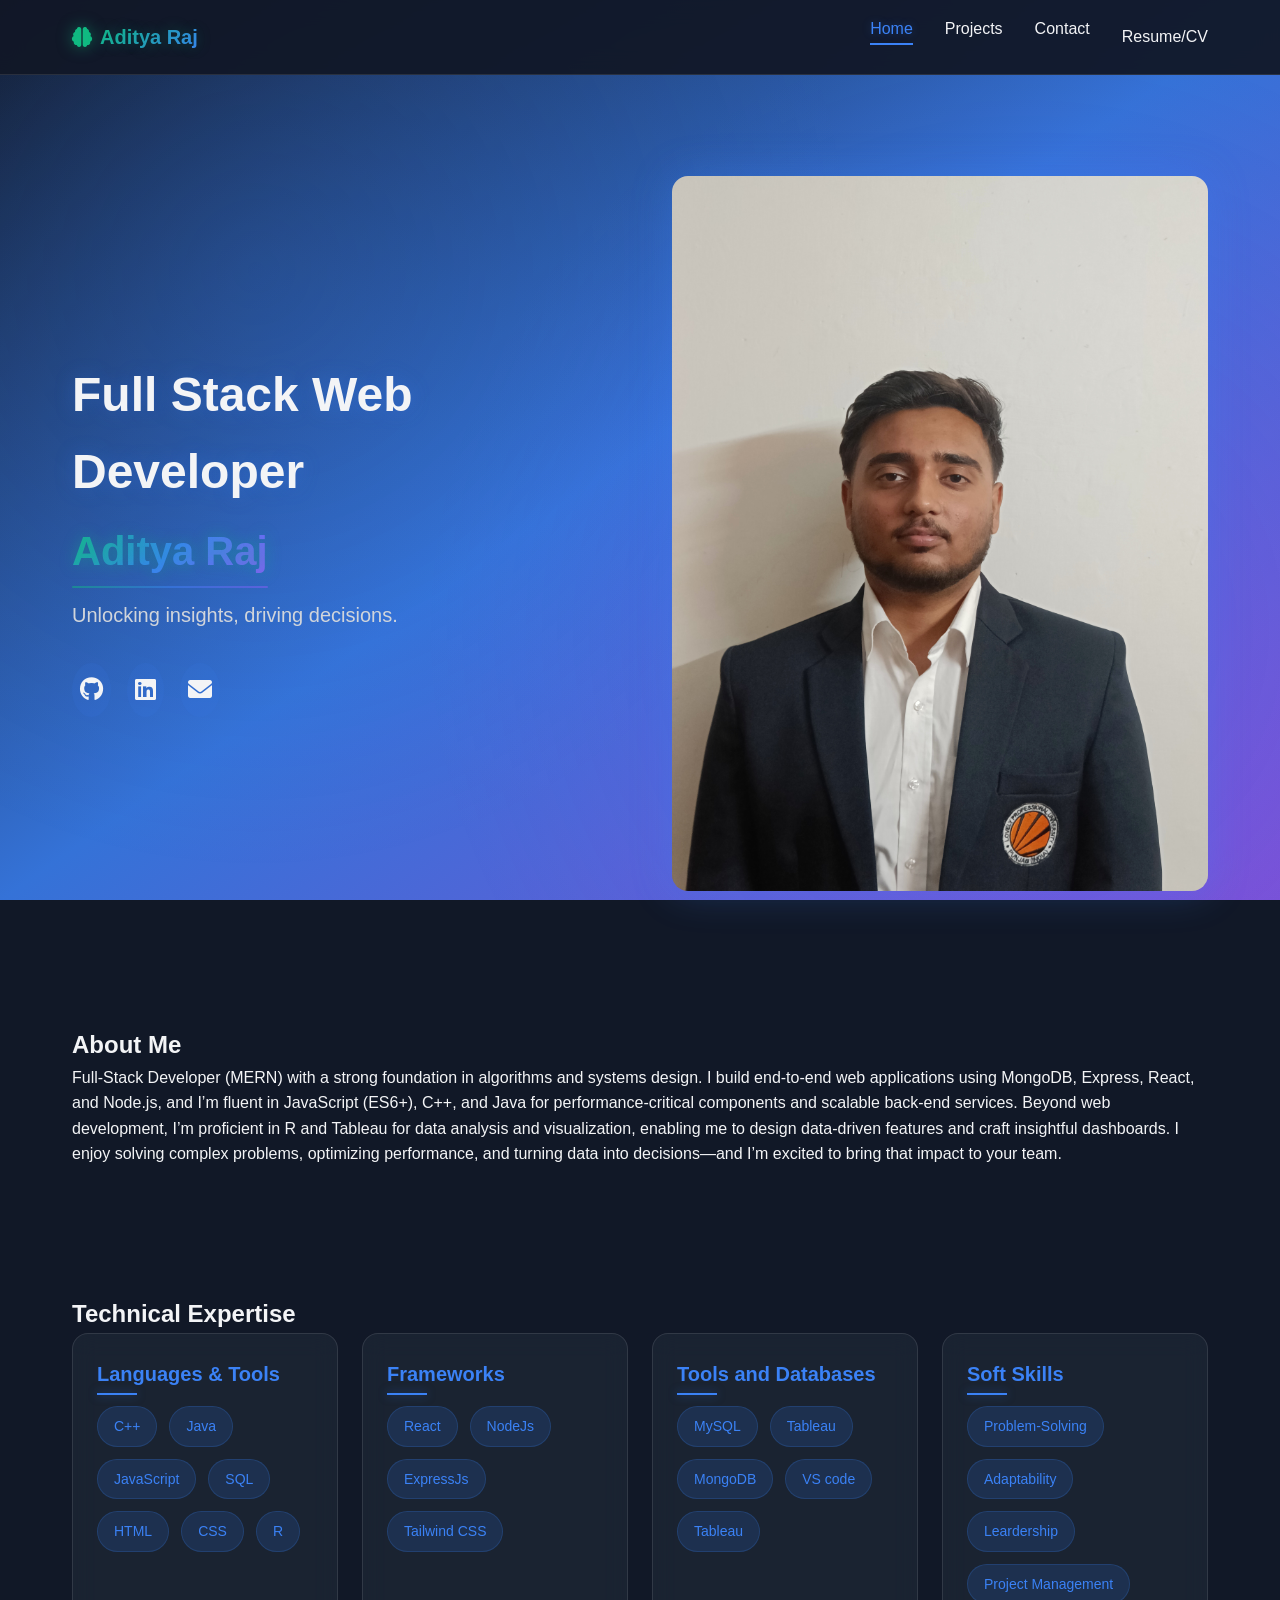
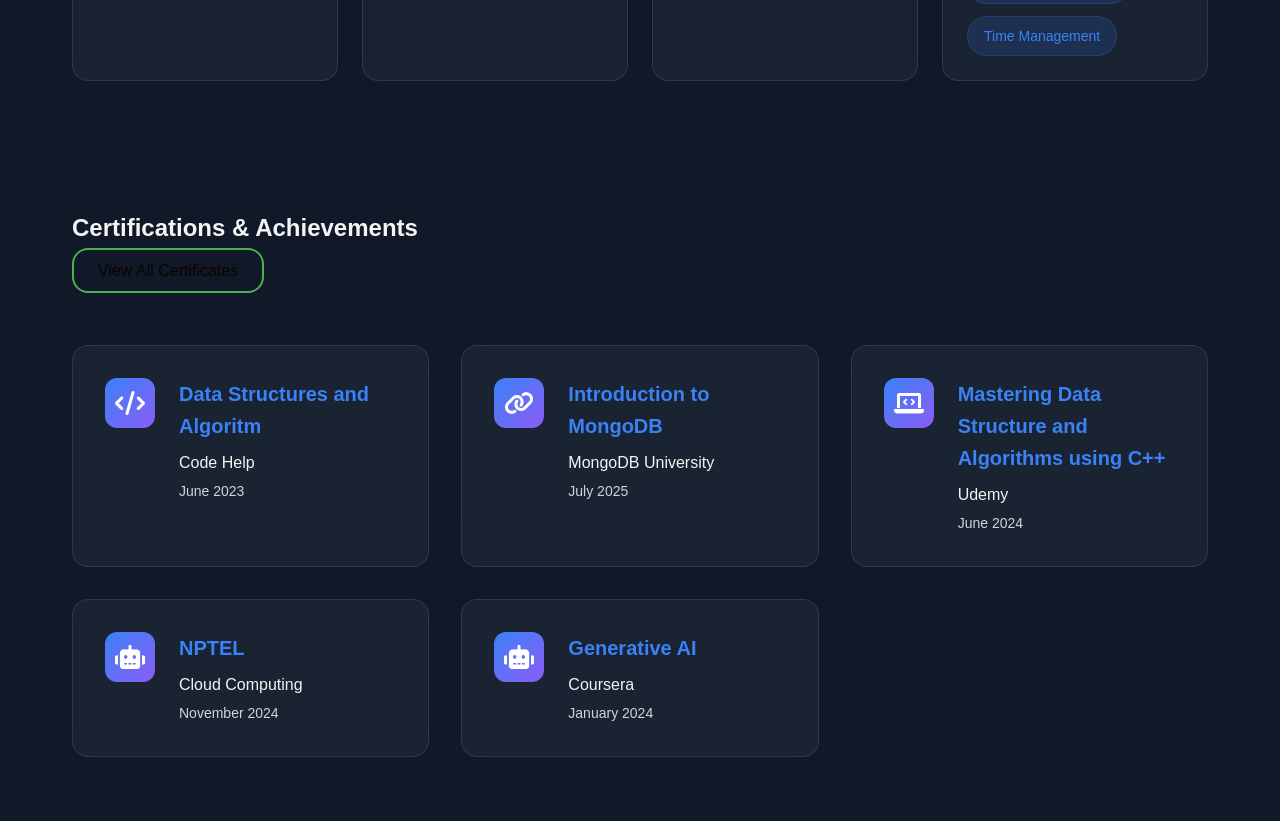
<file: index.html>
<!DOCTYPE html>
<html lang="en">
<head>
    <meta charset="UTF-8">
    <meta name="viewport" content="width=device-width, initial-scale=1.0">
    <title>Aditya Raj - Data science</title>
    <link rel="stylesheet" href="styles.css">
    <link rel="stylesheet" href="https://cdnjs.cloudflare.com/ajax/libs/font-awesome/6.0.0/css/all.min.css">
</head>
<body>
    <nav>
        <div class="nav-content">
            <div class="logo">
                <i class="fas fa-brain"></i>
                <span>Aditya Raj</span>
            </div>
            <ul class="nav-links">
                <li><a href="index.html" class="active">Home</a></li>
                <li><a href="projects.html">Projects</a></li>
                <li><a href="contact.html">Contact</a></li>
        <a href="https://drive.google.com/file/d/1z8NXiPOzdS3sqsSPrvLT3iZhAMOAL7qv/view?usp=sharing" target="_blank" class="resume-link">Resume/CV</a>

            </ul>
            <div class="menu-btn">
                <i class="fas fa-bars"></i>
            </div>
        </div>
    </nav>

    <main>
        <section class="hero">
            <div class="hero-content">
                <div class="hero-text">
                    <h1>Full Stack Web Developer</h1>
                    <h2>Aditya Raj</h2>
                    <p>Unlocking insights, driving decisions.</p>
                    <div class="social-links">
                        <a href="https://github.com/imrazzaditya" target="_blank"><i class="fab fa-github"></i></a>
                        <a href="https://www.linkedin.com/in/aditya-raj-aa0b45246/" target="_blank"><i class="fab fa-linkedin"></i></a>
                        <a href="mailto:imrazzaditya@gmail.com"><i class="fas fa-envelope"></i></a>
                    </div>
                </div>
                <div class="hero-image">
                    <img src="IMG20250425012452.jpg" alt="AI Visualization">
                </div>
            </div>
        </section>
                <section class="about">
            <h2>About Me</h2>
            <div class="about-content">
                <p>
                   Full-Stack Developer (MERN) with a strong foundation in algorithms and systems design. I build end-to-end web applications using MongoDB, Express, React, and Node.js, and I’m fluent in JavaScript (ES6+), C++, and Java for performance-critical components and scalable back-end services. Beyond web development, I’m proficient in R and Tableau for data analysis and visualization, enabling me to design data-driven features and craft insightful dashboards. I enjoy solving complex problems, optimizing performance, and turning data into decisions—and I’m excited to bring that impact to your team. 
                    </p>

            </div>
        </section>

        <section class="skills">
            <h2>Technical Expertise</h2>
            <div class="skills-grid">
                <div class="skill-card">
                    <h3>Languages & Tools</h3>
                    <div class="tags">
                        <span>C++</span>
                        <span>Java</span>
                        <span>JavaScript</span>
                        <span>SQL</span>
                        <span>HTML</span>
                        <span>CSS</span>
                        <span>R</span>
                    </div>
                </div>
                <div class="skill-card">
                    <h3>Frameworks</h3>
                    <div class="tags">
                        <span>React</span>
                        <span>NodeJs</span>
                        <span>ExpressJs</span>
                        <span>Tailwind CSS</span>
                        
                       
                    </div>
                </div>
                <div class="skill-card">
                    <h3>Tools and Databases</h3>
                    <div class="tags">
                        <span>MySQL</span>
                        <span>Tableau</span>
                        <span>MongoDB</span>
                    
                        <span>VS code</span>
                        <span>Tableau</span>
                        
                    </div>
                </div>
                <div class="skill-card">
                    <h3>Soft Skills</h3>
                    <div class="tags">
                        <span>Problem-Solving</span>
                        <span>Adaptability</span>
                        <span>Leardership</span>
                        <span>Project Management</span>
                        <span>Time Management</span>
                    </div>
                </div>
            </div>
        </section>

        <section class="certifications">
            <h2>Certifications & Achievements</h2>
            <a href="https://drive.google.com/file/d/1NW5KwfvC-l2WzKctHeRAgudMfzfa0ZYA/view?usp=sharing" target="_blank" class="all-certificates-link">View All Certificates</a>
            <div class="cert-grid">
                <div class="cert-card">
                    <div class="cert-icon">
                        <i class="fas fa-code"></i>

                    </div>
                    <div class="cert-content">
                        <h3>Data Structures and Algoritm</h3>
                        <p class="cert-issuer">Code Help</p>
                        <p class="cert-date">June 2023</p>
                    </div>
                </div>

                <div class="cert-card">
                    <div class="cert-icon">
                        <i class="fas fa-link"></i>
                    </div>
                    <div class="cert-content">
                        <h3>Introduction to MongoDB</h3>
                        <p class="cert-issuer">MongoDB University</p>
                        <p class="cert-date">July 2025</p>

                    </div>
                </div>

                <div class="cert-card">
                    <div class="cert-icon">
                        <i class="fas fa-laptop-code"></i>
                    </div>
                    <div class="cert-content">
                        <h3>Mastering Data Structure and Algorithms using C++</h3>
                        <p class="cert-issuer">Udemy</p>
                        <p class="cert-date">June 2024</p>

                    </div>
                    
                </div>
                

                <div class="cert-card">
                    <div class="cert-icon">
                        <i class="fas fa-robot"></i>
                    </div>
                    <div class="cert-content">
                        <h3>NPTEL</h3>
                        <p class="cert-issuer">Cloud Computing</p>
                        <p class="cert-date">November 2024</p>

                    </div>
                </div>
                <div class="cert-card">
                    <div class="cert-icon">
                        <i class="fas fa-robot"></i>
                    </div>
                    <div class="cert-content">
                        <h3>Generative AI</h3>
                        <p class="cert-issuer">Coursera</p>
                        <p class="cert-date">January 2024</p>

                    </div>
                </div>
            </div>
        </section>
    </main>

    <script src="script.js"></script>
</body>
</html>
</file>
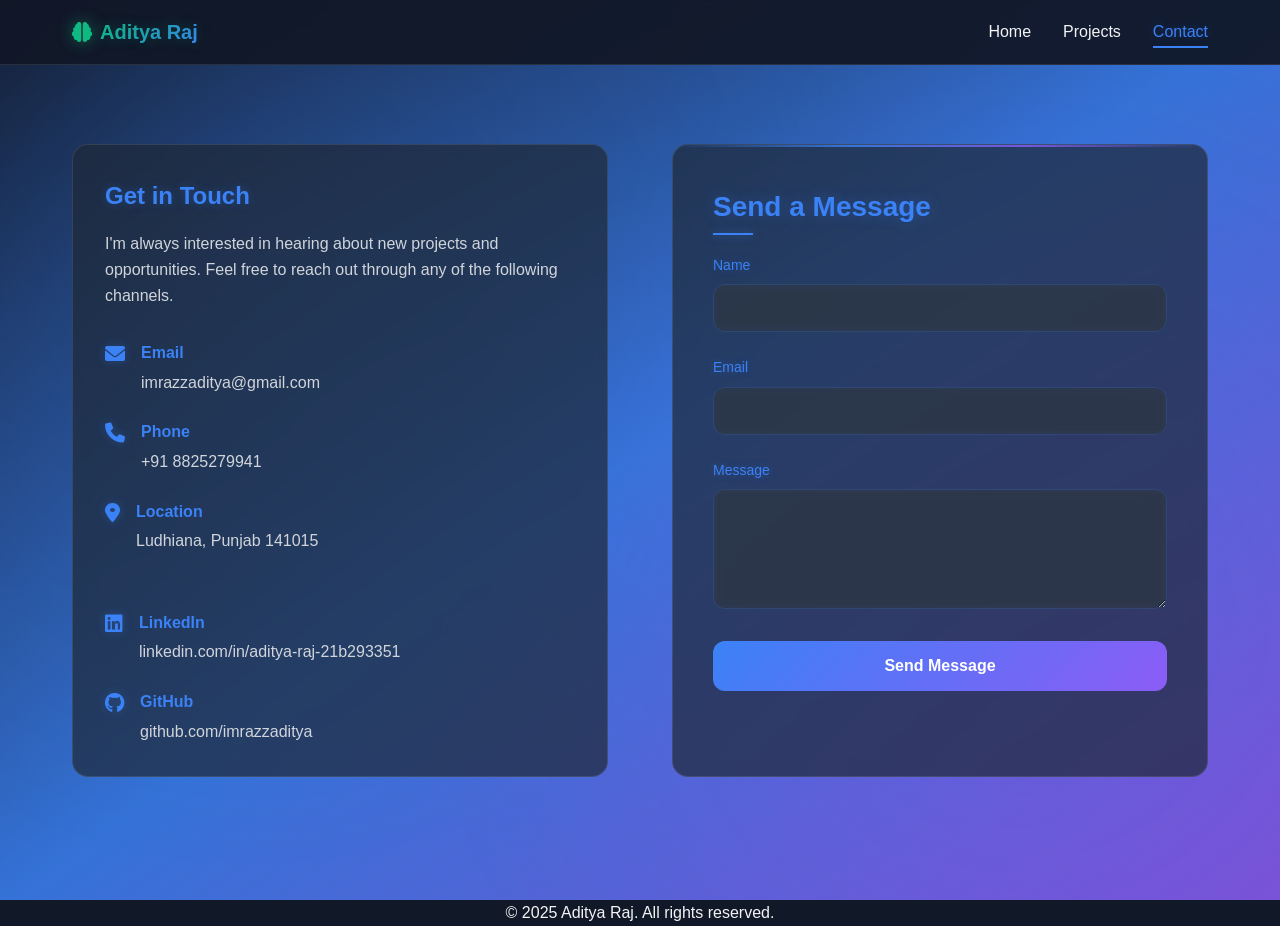
<file: contact.html>
<!DOCTYPE html>
<html lang="en">
<head>
    <meta charset="UTF-8">
    <meta name="viewport" content="width=device-width, initial-scale=1.0">
    <title>Contact - Aditya Raj</title>
    <link rel="stylesheet" href="styles.css">
    <link rel="stylesheet" href="https://cdnjs.cloudflare.com/ajax/libs/font-awesome/6.0.0/css/all.min.css">
</head>
<body>
    <nav>
        <div class="nav-content">
            <div class="logo">
                <i class="fas fa-brain"></i>
                <span>Aditya Raj</span>
            </div>
            <ul class="nav-links">
                <li><a href="index.html">Home</a></li>
                <li><a href="projects.html">Projects</a></li>
                <li><a href="contact.html" class="active">Contact</a></li>
            </ul>
            <div class="menu-btn">
                <i class="fas fa-bars"></i>
            </div>
        </div>
    </nav>

    <main>
        <section class="contact">
            <div class="contact-grid">
                <div class="contact-info">
                    <h2>Get in Touch</h2>
                    <p>I'm always interested in hearing about new projects and opportunities. Feel free to reach out through any of the following channels.</p>
                    
                    <div class="contact-items">
                        <div class="contact-item">
                            <i class="fas fa-envelope"></i>
                            <div>
                                <h3>Email</h3>
                                <a href="mailto:imrazzaditya@gmail.com">imrazzaditya@gmail.com</a>
                            </div>
                        </div>
                        <div class="contact-item">
                            <i class="fas fa-phone"></i>
                            <div>
                                <h3>Phone</h3>
                                <a href="tel:+918825279941">+91 8825279941</a>
                            </div>
                        </div>
                        <div class="contact-item">
                            <i class="fas fa-map-marker-alt"></i>
                            <div>
                                <h3>Location</h3>
                                <p>Ludhiana, Punjab 141015</p>
                            </div>
                        </div>
                        <div class="contact-item">
                            <i class="fab fa-linkedin"></i>
                            <div>
                                <h3>LinkedIn</h3>
                                <a href="https://www.linkedin.com/in/aditya-raj-aa0b45246/" target="_blank">linkedin.com/in/aditya-raj-21b293351</a>
                            </div>
                        </div>
                        <div class="contact-item">
                            <i class="fab fa-github"></i>
                            <div>
                                <h3>GitHub</h3>
                                <a href="https://github.com/imrazzaditya" target="_blank">github.com/imrazzaditya</a>
                            </div>
                        </div>
                    </div>
                </div>

                <div class="contact-form">
                    <h2>Send a Message</h2>
                    <form id="contactForm">
                        <div class="form-group">
                            <label for="name">Name</label>
                            <input type="text" id="name" required>
                        </div>
                        <div class="form-group">
                            <label for="email">Email</label>
                            <input type="email" id="email" required>
                        </div>
                        <div class="form-group">
                            <label for="message">Message</label>
                            <textarea id="message" rows="4" required></textarea>
                        </div>
                        <button type="submit">Send Message</button>
                    </form>
                </div>
            </div>
        </section>
    </main>
<footer style="text-align: center;">
        <p>&copy; 2025 Aditya Raj. All rights reserved.</p>
    </footer>
    <script src="script.js"></script>
</body>
</html>
</file>
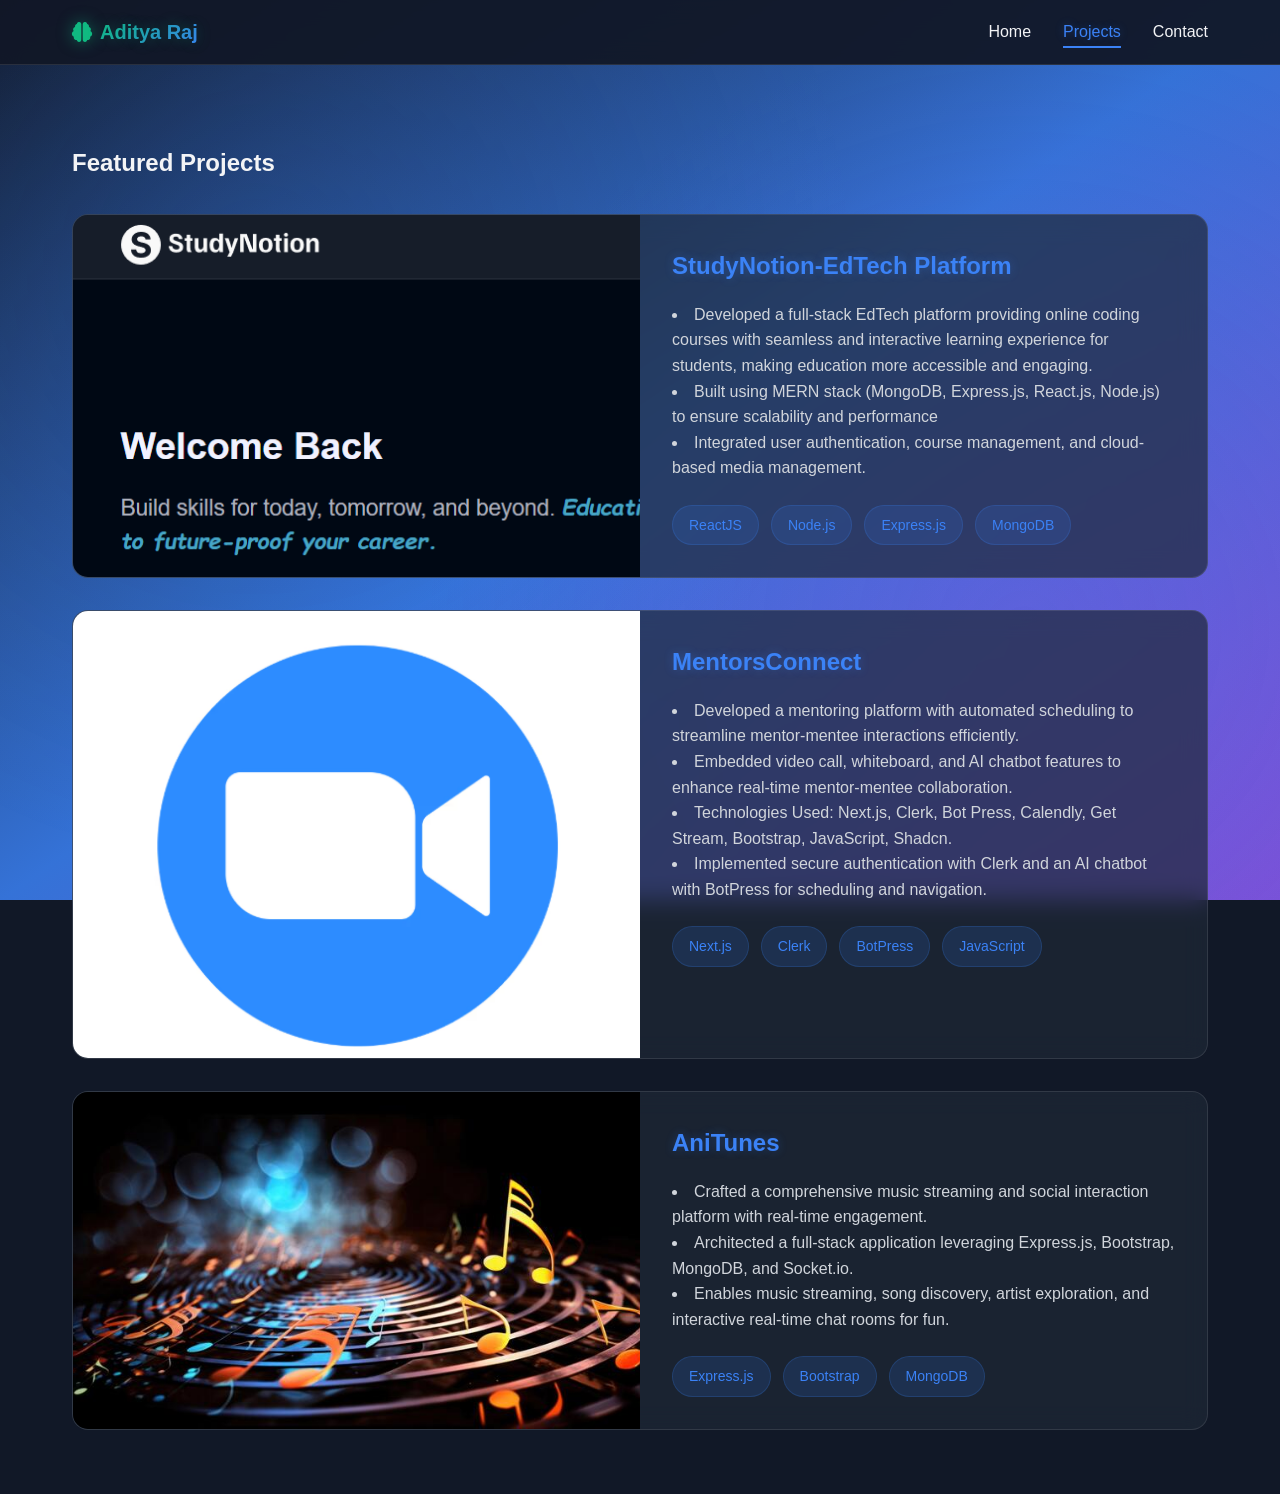
<file: projects.html>
<!DOCTYPE html>
<html lang="en">
<head>
    <meta charset="UTF-8">
    <meta name="viewport" content="width=device-width, initial-scale=1.0">
    <title>Projects - Aditya Singhal</title>
    <link rel="stylesheet" href="styles.css">
    <link rel="stylesheet" href="https://cdnjs.cloudflare.com/ajax/libs/font-awesome/6.0.0/css/all.min.css">
</head>
<body>
    <nav>
        <div class="nav-content">
            <div class="logo">
                <i class="fas fa-brain"></i>
                <span>Aditya Raj</span>
            </div>
            <ul class="nav-links">
                <li><a href="index.html">Home</a></li>
                <li><a href="projects.html" class="active">Projects</a></li>
                <li><a href="contact.html">Contact</a></li>
            </ul>
            <div class="menu-btn">
                <i class="fas fa-bars"></i>
            </div>
        </div>
    </nav>

    <main>
        <section class="projects">
            <h1>Featured Projects</h1>
            <div class="projects-grid">
                
                <div class="project-card">
                    <div class="project-image">
                        <img src="Screenshot 2025-09-04 191152.png" alt="StudyNotion">
                    </div>
                    <div class="project-content">
                        <h3>StudyNotion-EdTech Platform</h3>
                        <ul class="achievements">
                            <li>Developed a full-stack EdTech platform providing online coding courses with seamless and interactive
 learning experience for students, making education more accessible and engaging. </li>
                            <li>Built using MERN stack (MongoDB, Express.js, React.js, Node.js) to ensure scalability and performance</li>
                            <li>Integrated user authentication, course management, and cloud-based media management.
                                </li>
                        </ul>
                        <div class="tags">
                            <span>ReactJS</span>
                            <span>Node.js</span>
                            <span>Express.js</span>
                            <span>MongoDB</span>
                        </div>
                    </div>
                </div>

                
                <div class="project-card">
                    <div class="project-image">
                        <img src="Screenshot 2025-09-04 193021.png" alt="MentorConnect">
                    </div>
                    <div class="project-content">
                        <h3>MentorsConnect</h3>
                        <ul class="achievements">
                            <li>Developed a mentoring platform with automated scheduling to streamline mentor-mentee interactions efficiently.
</li>
                            <li>Embedded video call, whiteboard, and AI chatbot features to enhance real-time mentor-mentee collaboration.
</li>
                            <li>Technologies Used: Next.js, Clerk, Bot Press, Calendly, Get Stream, Bootstrap, JavaScript, Shadcn. </li>
                             <li>Implemented secure authentication with Clerk and an AI chatbot with BotPress for scheduling and navigation.
 </li>
                        </ul>
                        <div class="tags">
                            <span>Next.js</span>
                            <span>Clerk</span>
                            <span>BotPress</span>
                            <span>JavaScript</span>
                        </div>
                    </div>
                </div>

                
                <div class="project-card">
                    <div class="project-image">
                        <img src="music-notes-background-illustration-ai-generative-free-photo.jpg" alt="Music">
                    </div>
                    <div class="project-content">
                        <h3>AniTunes</h3>
                        <ul class="achievements">
                            <li>Crafted a comprehensive music streaming and social interaction platform with real-time engagement.</li>
                            <li>Architected a full-stack application leveraging Express.js, Bootstrap, MongoDB, and Socket.io.</li>
                            <li>Enables music streaming, song discovery, artist exploration, and interactive real-time chat rooms for fun.</li>
                        </ul>
                        <div class="tags">
                            <span>Express.js</span>
                            <span>Bootstrap</span>
                            <span>MongoDB</span>
                        </div>
                    </div>
                </div>

                
            </div>
        </section>
    </main>

    <script src="script.js"></script>
</body>
</html>
</file>
<file: styles.css>
:root {
    --primary: #3B82F6;
    --primary-dark: #2563EB;
    --text: #F3F4F6;
    --text-dark: #D1D5DB;
    --bg: #111827;
    --bg-dark: #0F172A;
    --card-bg: rgba(31, 41, 55, 0.7);
    --nav-bg: rgba(17, 24, 39, 0.95);
    --accent: #10B981;  /* New accent color for the name */
}

* {
    margin: 0;
    padding: 0;
    box-sizing: border-box;
}

body {
    font-family: -apple-system, BlinkMacSystemFont, 'Segoe UI', Roboto, Oxygen, Ubuntu, Cantarell, sans-serif;
    color: var(--text);
    background-color: var(--bg);
    background-image: 
        linear-gradient(to bottom right, 
            rgba(17, 24, 39, 0.85), 
            rgba(59, 130, 246, 0.85),
            rgba(139, 92, 246, 0.85)),
        url('https://images.unsplash.com/photo-1620712943543-bcc4688e7485?ixlib=rb-4.0.3&ixid=M3wxMjA3fDB8MHxwaG90by1wYWdlfHx8fGVufDB8fHx8fA%3D%3D&auto=format&fit=crop&w=2940&q=80');
    background-size: cover;
    background-position: center;
    background-attachment: fixed;
    line-height: 1.6;
    position: relative;
}

body::before {
    content: '';
    position: fixed;
    top: 0;
    left: 0;
    width: 100%;
    height: 100%;
    background: 
        radial-gradient(circle at 20% 30%, rgba(59, 130, 246, 0.15) 0%, transparent 50%),
        radial-gradient(circle at 80% 70%, rgba(139, 92, 246, 0.15) 0%, transparent 50%);
    pointer-events: none;
    z-index: 1;
}

body::after {
    content: '';
    position: fixed;
    top: 0;
    left: 0;
    width: 100%;
    height: 100%;
    background: url('https://images.unsplash.com/photo-1676277791608-ac54525aa94d?ixlib=rb-4.0.3') center/cover no-repeat;
    opacity: 0.1;
    mix-blend-mode: overlay;
    pointer-events: none;
    z-index: 0;
}

/* Navigation */
nav {
    position: fixed;
    top: 0;
    width: 100%;
    background: var(--nav-bg);
    backdrop-filter: blur(12px);
    z-index: 1000;
    border-bottom: 1px solid rgba(255, 255, 255, 0.1);
}

.nav-content {
    max-width: 1200px;
    margin: 0 auto;
    padding: 1rem 2rem;
    display: flex;
    justify-content: space-between;
    align-items: center;
}

.logo {
    display: flex;
    align-items: center;
    gap: 0.5rem;
    font-size: 1.25rem;
    font-weight: bold;
    position: relative;
    z-index: 2;
}

.logo i {
    color: var(--accent);
    text-shadow: 0 0 15px rgba(16, 185, 129, 0.5);
}

.logo span {
    background: linear-gradient(135deg, #10B981, #3B82F6);
    -webkit-background-clip: text;
    background-clip: text;
    color: transparent;
    text-shadow: 0 0 15px rgba(16, 185, 129, 0.3);
}

.nav-links {
    display: flex;
    gap: 2rem;
    list-style: none;
}

.nav-links a {
    color: var(--text);
    text-decoration: none;
    transition: all 0.3s;
    position: relative;
    padding: 0.5rem 0;
}

.nav-links a::after {
    content: '';
    position: absolute;
    bottom: 0;
    left: 0;
    width: 0;
    height: 2px;
    background: var(--primary);
    transition: width 0.3s;
}

.nav-links a:hover::after,
.nav-links a.active::after {
    width: 100%;
}

.nav-links a:hover,
.nav-links a.active {
    color: var(--primary);
    text-shadow: 0 0 10px rgba(59, 130, 246, 0.3);
}

.menu-btn {
    display: none;
    font-size: 1.5rem;
    cursor: pointer;
}

/* Main Content */
main {
    padding-top: 5rem;
    min-height: 100vh;
    position: relative;
    z-index: 2;
}

section {
    max-width: 1200px;
    margin: 0 auto;
    padding: 4rem 2rem;
}

/* Hero Section */
.hero {
    padding-top: 6rem;
}

.hero-content {
    display: grid;
    grid-template-columns: 1fr 1fr;
    gap: 4rem;
    align-items: center;
}

.hero-text h1 {
    font-size: 3rem;
    margin-bottom: 0.5rem;
    text-shadow: 0 0 20px rgba(59, 130, 246, 0.3);
}

.hero-text h2 {
    font-size: 2.5rem;
    background: linear-gradient(135deg, #10B981, #3B82F6, #8B5CF6);
    -webkit-background-clip: text;
    background-clip: text;
    color: transparent;
    margin-bottom: 1rem;
    text-shadow: 0 0 15px rgba(16, 185, 129, 0.4);
    position: relative;
    display: inline-block;
}

.hero-text h2::after {
    content: '';
    position: absolute;
    bottom: -5px;
    left: 0;
    width: 100%;
    height: 2px;
    background: linear-gradient(to right, #10B981, #3B82F6, #8B5CF6);
    opacity: 0.5;
    border-radius: 2px;
}

.hero-text p {
    font-size: 1.25rem;
    color: var(--text-dark);
    margin-bottom: 2rem;
}

.social-links {
    display: flex;
    gap: 1rem;
}

.social-links a {
    color: var(--text);
    font-size: 1.5rem;
    transition: all 0.3s;
    padding: 0.5rem;
    border-radius: 50%;
    background: rgba(59, 130, 246, 0.1);
}

.social-links a:hover {
    color: var(--primary);
    transform: translateY(-3px);
    background: rgba(59, 130, 246, 0.2);
    box-shadow: 0 0 20px rgba(59, 130, 246, 0.3);
}

.hero-image img {
    width: 100%;
    border-radius: 1rem;
    box-shadow: 0 0 40px rgba(59, 130, 246, 0.3);
    transition: transform 0.3s;
}

.hero-image img:hover {
    transform: scale(1.02);
}

/* Skills Section */
.skills-grid {
    display: grid;
    grid-template-columns: repeat(auto-fit, minmax(250px, 1fr));
    gap: 1.5rem;
}

.skill-card {
    background: rgba(31, 41, 55, 0.7);
    backdrop-filter: blur(12px);
    padding: 1.5rem;
    border-radius: 1rem;
    border: 1px solid rgba(255, 255, 255, 0.1);
    transition: all 0.3s ease;
}

.skill-card:hover {
    transform: translateY(-5px);
    box-shadow: 0 0 30px rgba(59, 130, 246, 0.2);
    border-color: rgba(59, 130, 246, 0.3);
}

.skill-card h3 {
    color: var(--primary);
    font-size: 1.25rem;
    margin-bottom: 1rem;
    position: relative;
    display: inline-block;
}

.skill-card h3::after {
    content: '';
    position: absolute;
    bottom: -5px;
    left: 0;
    width: 40px;
    height: 2px;
    background: var(--primary);
    box-shadow: 0 0 10px rgba(59, 130, 246, 0.5);
}

.tags {
    display: flex;
    flex-wrap: wrap;
    gap: 0.75rem;
}

.tags span {
    background: rgba(59, 130, 246, 0.15);
    color: var(--primary);
    padding: 0.5rem 1rem;
    border-radius: 9999px;
    font-size: 0.875rem;
    transition: all 0.3s;
    border: 1px solid rgba(59, 130, 246, 0.2);
}

.tags span:hover {
    background: rgba(59, 130, 246, 0.25);
    transform: translateY(-2px);
    box-shadow: 0 0 15px rgba(59, 130, 246, 0.2);
    border-color: rgba(59, 130, 246, 0.4);
}

/* Certifications Section */
.certifications {
    padding: 4rem 2rem;
}

.cert-grid {
    display: grid;
    grid-template-columns: repeat(auto-fit, minmax(280px, 1fr));
    gap: 2rem;
    margin-top: 2rem;
}

.cert-card {
    background: rgba(31, 41, 55, 0.7);
    backdrop-filter: blur(12px);
    border-radius: 1rem;
    padding: 2rem;
    border: 1px solid rgba(255, 255, 255, 0.1);
    display: flex;
    align-items: flex-start;
    gap: 1.5rem;
    transition: all 0.3s ease;
    position: relative;
    overflow: hidden;
}

.cert-card::before {
    content: '';
    position: absolute;
    top: 0;
    left: 0;
    width: 100%;
    height: 100%;
    background: linear-gradient(
        45deg,
        transparent,
        rgba(59, 130, 246, 0.1),
        transparent
    );
    transform: translateX(-100%);
    transition: transform 0.6s ease;
}

.cert-card:hover::before {
    transform: translateX(100%);
}

.cert-card:hover {
    transform: translateY(-5px);
    box-shadow: 0 0 30px rgba(59, 130, 246, 0.2);
    border-color: rgba(59, 130, 246, 0.3);
}

.cert-icon {
    background: linear-gradient(135deg, #3B82F6, #8B5CF6);
    width: 50px;
    height: 50px;
    border-radius: 12px;
    display: flex;
    align-items: center;
    justify-content: center;
    flex-shrink: 0;
}

.cert-icon i {
    font-size: 1.5rem;
    color: white;
}

.cert-content {
    flex-grow: 1;
}

.cert-content h3 {
    font-size: 1.25rem;
    color: var(--primary);
    margin-bottom: 0.5rem;
    font-weight: 600;
}

.cert-issuer {
    color: var(--text);
    font-size: 1rem;
    margin-bottom: 0.25rem;
}

.cert-date {
    color: var(--text-dark);
    font-size: 0.875rem;
}

/* Projects Section */
.projects-grid {
    display: grid;
    gap: 2rem;
    margin-top: 2rem;
}

.project-card {
    background: rgba(31, 41, 55, 0.7);
    backdrop-filter: blur(12px);
    border-radius: 1rem;
    overflow: hidden;
    border: 1px solid rgba(255, 255, 255, 0.1);
    display: grid;
    grid-template-columns: 1fr 1fr;
    transition: transform 0.3s, box-shadow 0.3s;
}

.project-card:hover {
    transform: translateY(-5px);
    box-shadow: 0 0 40px rgba(59, 130, 246, 0.2);
}

.project-image img {
    width: 100%;
    height: 100%;
    object-fit: cover;
    transition: transform 0.3s;
}

.project-card:hover .project-image img {
    transform: scale(1.05);
}

.project-content {
    padding: 2rem;
}

.project-content h3 {
    font-size: 1.5rem;
    margin-bottom: 1rem;
    color: var(--primary);
    text-shadow: 0 0 10px rgba(59, 130, 246, 0.3);
}

.project-content p {
    color: var(--text-dark);
    margin-bottom: 1.5rem;
}

.achievements {
    list-style-position: inside;
    margin-bottom: 1.5rem;
    color: var(--text-dark);
}

/* Contact Section */
.contact-grid {
    display: grid;
    grid-template-columns: 1fr 1fr;
    gap: 4rem;
}

.contact-info {
    background: rgba(31, 41, 55, 0.7);
    backdrop-filter: blur(12px);
    padding: 2rem;
    border-radius: 1rem;
    border: 1px solid rgba(255, 255, 255, 0.1);
}

.contact-info h2 {
    color: var(--primary);
    text-shadow: 0 0 10px rgba(59, 130, 246, 0.3);
    margin-bottom: 1rem;
}

.contact-info p {
    color: var(--text-dark);
    margin-bottom: 2rem;
}

.contact-items {
    display: grid;
    gap: 1.5rem;
}

.contact-item {
    display: flex;
    gap: 1rem;
    align-items: flex-start;
    transition: transform 0.3s;
}

.contact-item:hover {
    transform: translateX(5px);
}

.contact-item i {
    color: var(--primary);
    font-size: 1.25rem;
    margin-top: 0.25rem;
    text-shadow: 0 0 10px rgba(59, 130, 246, 0.3);
}

.contact-item h3 {
    font-size: 1rem;
    margin-bottom: 0.25rem;
    color: var(--primary);
}

.contact-item a,
.contact-item p {
    color: var(--text-dark);
    text-decoration: none;
    transition: color 0.3s;
}

.contact-item a:hover {
    color: var(--primary);
}

/* Contact Form Enhancement */
.contact-form {
    background: rgba(31, 41, 55, 0.7);
    backdrop-filter: blur(12px);
    padding: 2.5rem;
    border-radius: 1rem;
    border: 1px solid rgba(255, 255, 255, 0.1);
    position: relative;
    overflow: hidden;
}

.contact-form::before {
    content: '';
    position: absolute;
    top: 0;
    left: 0;
    right: 0;
    height: 2px;
    background: linear-gradient(90deg, 
        rgba(59, 130, 246, 0), 
        rgba(59, 130, 246, 0.8), 
        rgba(139, 92, 246, 0.8), 
        rgba(59, 130, 246, 0)
    );
    animation: shimmer 3s infinite linear;
}

@keyframes shimmer {
    0% { transform: translateX(-100%); }
    100% { transform: translateX(100%); }
}

.contact-form h2 {
    font-size: 1.75rem;
    color: var(--primary);
    margin-bottom: 1.5rem;
    text-shadow: 0 0 15px rgba(59, 130, 246, 0.3);
    position: relative;
    display: inline-block;
}

.contact-form h2::after {
    content: '';
    position: absolute;
    bottom: -5px;
    left: 0;
    width: 40px;
    height: 2px;
    background: var(--primary);
    box-shadow: 0 0 10px rgba(59, 130, 246, 0.5);
}

.form-group {
    margin-bottom: 1.5rem;
    position: relative;
}

.form-group label {
    display: block;
    margin-bottom: 0.5rem;
    font-size: 0.875rem;
    color: var(--primary);
    font-weight: 500;
    text-shadow: 0 0 10px rgba(59, 130, 246, 0.3);
    transition: all 0.3s;
}

.form-group input,
.form-group textarea {
    width: 100%;
    padding: 0.875rem 1.25rem;
    background: rgba(55, 65, 81, 0.5);
    border: 1px solid rgba(59, 130, 246, 0.2);
    border-radius: 0.75rem;
    color: var(--text);
    font-size: 1rem;
    transition: all 0.3s;
    backdrop-filter: blur(4px);
}

.form-group input:hover,
.form-group textarea:hover {
    border-color: rgba(59, 130, 246, 0.4);
    box-shadow: 0 0 15px rgba(59, 130, 246, 0.1);
}

.form-group input:focus,
.form-group textarea:focus {
    outline: none;
    border-color: var(--primary);
    box-shadow: 0 0 20px rgba(59, 130, 246, 0.2);
    background: rgba(55, 65, 81, 0.7);
}

.form-group textarea {
    min-height: 120px;
    resize: vertical;
}

.contact-form button {
    width: 100%;
    padding: 1rem 1.5rem;
    background: linear-gradient(135deg, #3B82F6, #8B5CF6);
    color: white;
    border: none;
    border-radius: 0.75rem;
    font-size: 1rem;
    font-weight: 600;
    cursor: pointer;
    transition: all 0.3s;
    position: relative;
    overflow: hidden;
}

.contact-form button::before {
    content: '';
    position: absolute;
    top: 0;
    left: -100%;
    width: 100%;
    height: 100%;
    background: linear-gradient(
        90deg,
        transparent,
        rgba(255, 255, 255, 0.2),
        transparent
    );
    transition: 0.5s;
}

.contact-form button:hover {
    transform: translateY(-2px);
    box-shadow: 0 0 25px rgba(59, 130, 246, 0.4);
}

.contact-form button:hover::before {
    left: 100%;
}

.contact-form button:active {
    transform: translateY(0);
}

/* Responsive Design */
@media (max-width: 768px) {
    .hero-content,
    .project-card,
    .contact-grid {
        grid-template-columns: 1fr;
    }

    .nav-links {
        display: none;
    }

    .menu-btn {
        display: block;
    }

    .nav-links.active {
        display: flex;
        flex-direction: column;
        position: absolute;
        top: 100%;
        left: 0;
        right: 0;
        background: var(--nav-bg);
        padding: 1rem;
        gap: 1rem;
    }
}

/* Animations */
@keyframes fadeIn {
    from { opacity: 0; transform: translateY(20px); }
    to { opacity: 1; transform: translateY(0); }
}

.hero-text,
.hero-image,
.skill-card,
.project-card,
.contact-info,
.contact-form {
    animation: fadeIn 0.8s ease-out forwards;
}

/* Gradient Animation */
@keyframes gradientAnimation {
    0% {
        background-position: 0% 50%;
    }
    50% {
        background-position: 100% 50%;
    }
    100% {
        background-position: 0% 50%;
    }
}
.resume-link {
    background-color: transparent;  /* Transparent background */
    color: #fff;  /* Same text color as the other links */
    font-size: 1rem;  /* Match the font size */
    font-weight: normal;  /* Match the text weight */
    text-decoration: none;  /* Remove underline */
    border: none;  /* Remove border */
    padding: 0;  /* Remove padding for consistency */
    transition: color 0.3s ease;  /* Smooth color transition on hover */
}

.resume-link:hover {
    color: #4CAF50;  /* Green color on hover, similar to underline effect */
}

.all-certificates-link {
    background-color: transparent;  /* Transparent background */
    color: #0c0303;  /* Dark text for contrast */
    padding: 0.5rem 1.5rem;  /* Matching padding of the resume button */
    border-radius: 1rem;
    font-size: 1rem;  /* Similar font size */
    font-weight: normal;  /* Normal text weight */
    border: 2px solid #4CAF50;  /* Green border to highlight the button */
    text-align: center;
    display: inline-block;
    transition: background-color 0.3s ease, color 0.3s ease;
    text-decoration: none;  /* Remove underline */
    margin-bottom: 20px;  /* Add spacing below */
}

.all-certificates-link:hover {
    background-color: #4CAF50;  /* Green background on hover */
    color: #fff;  /* White text on hover */
}
</file>
